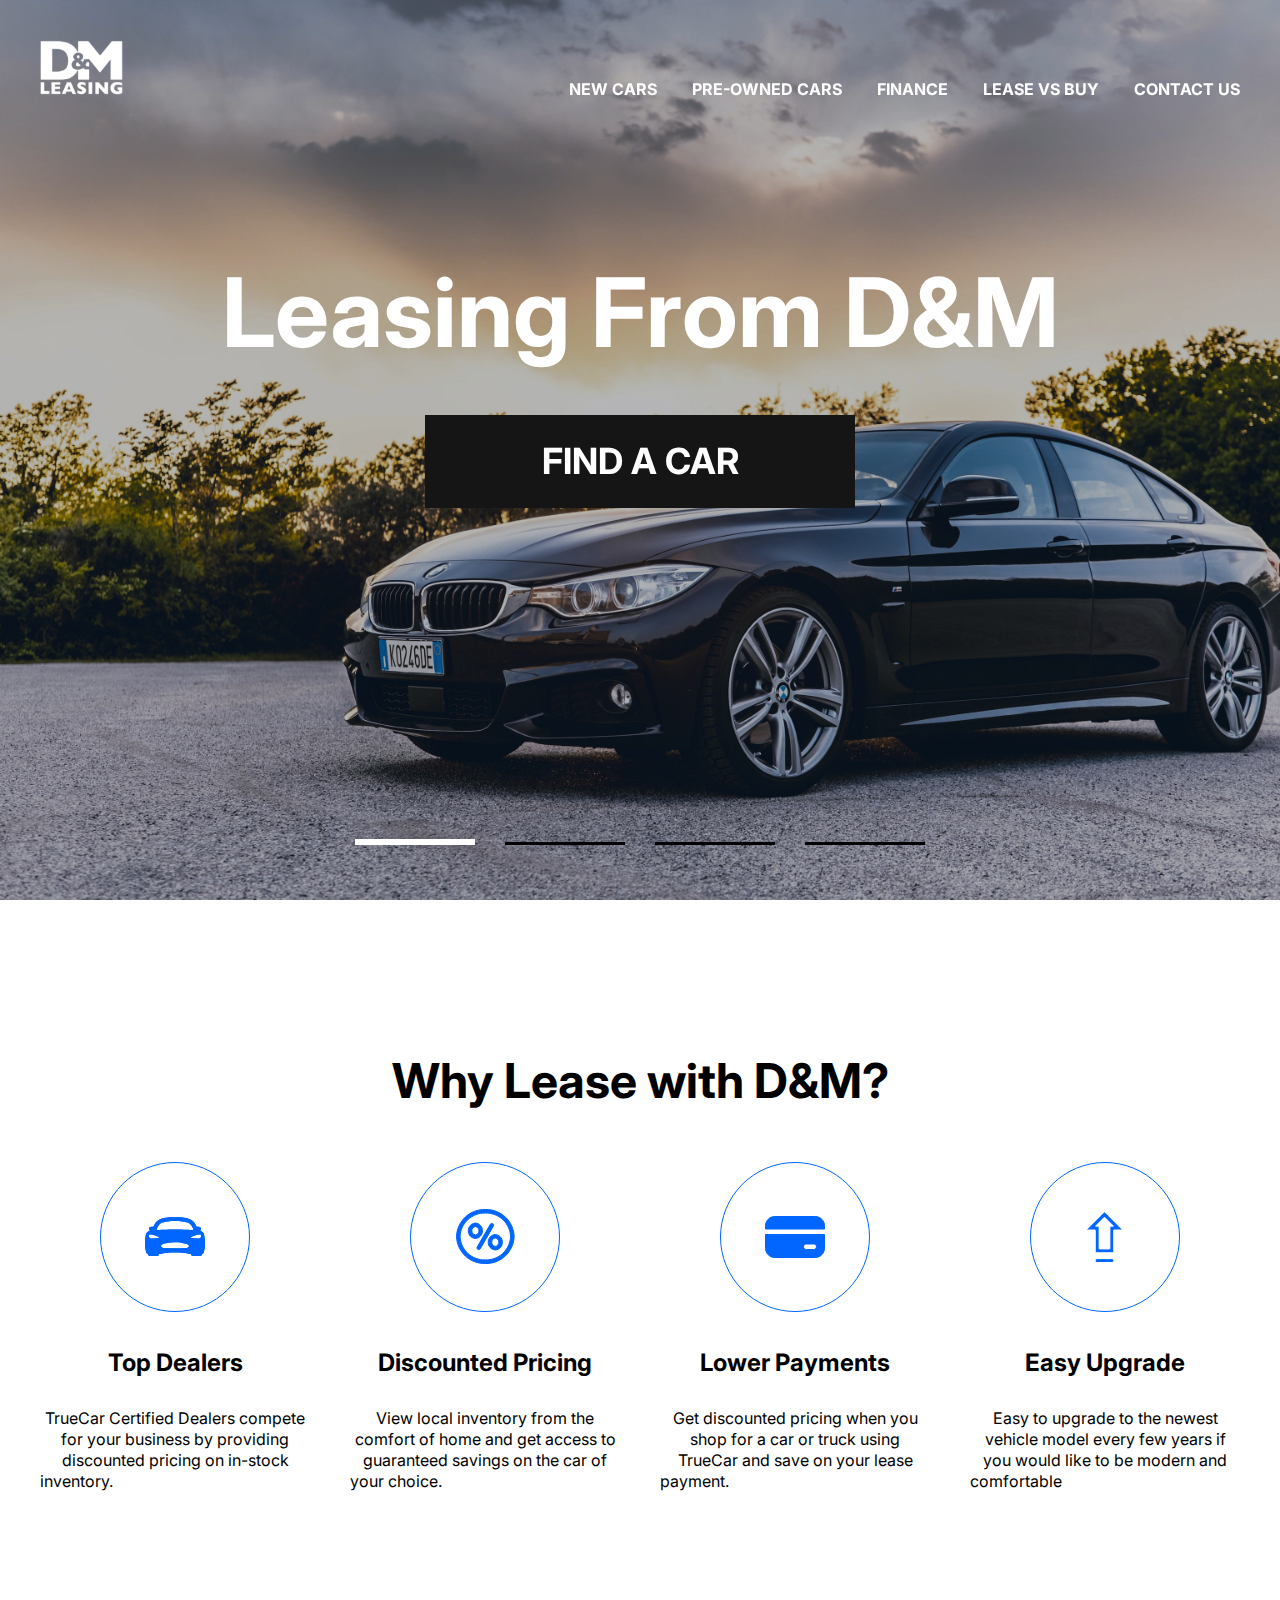
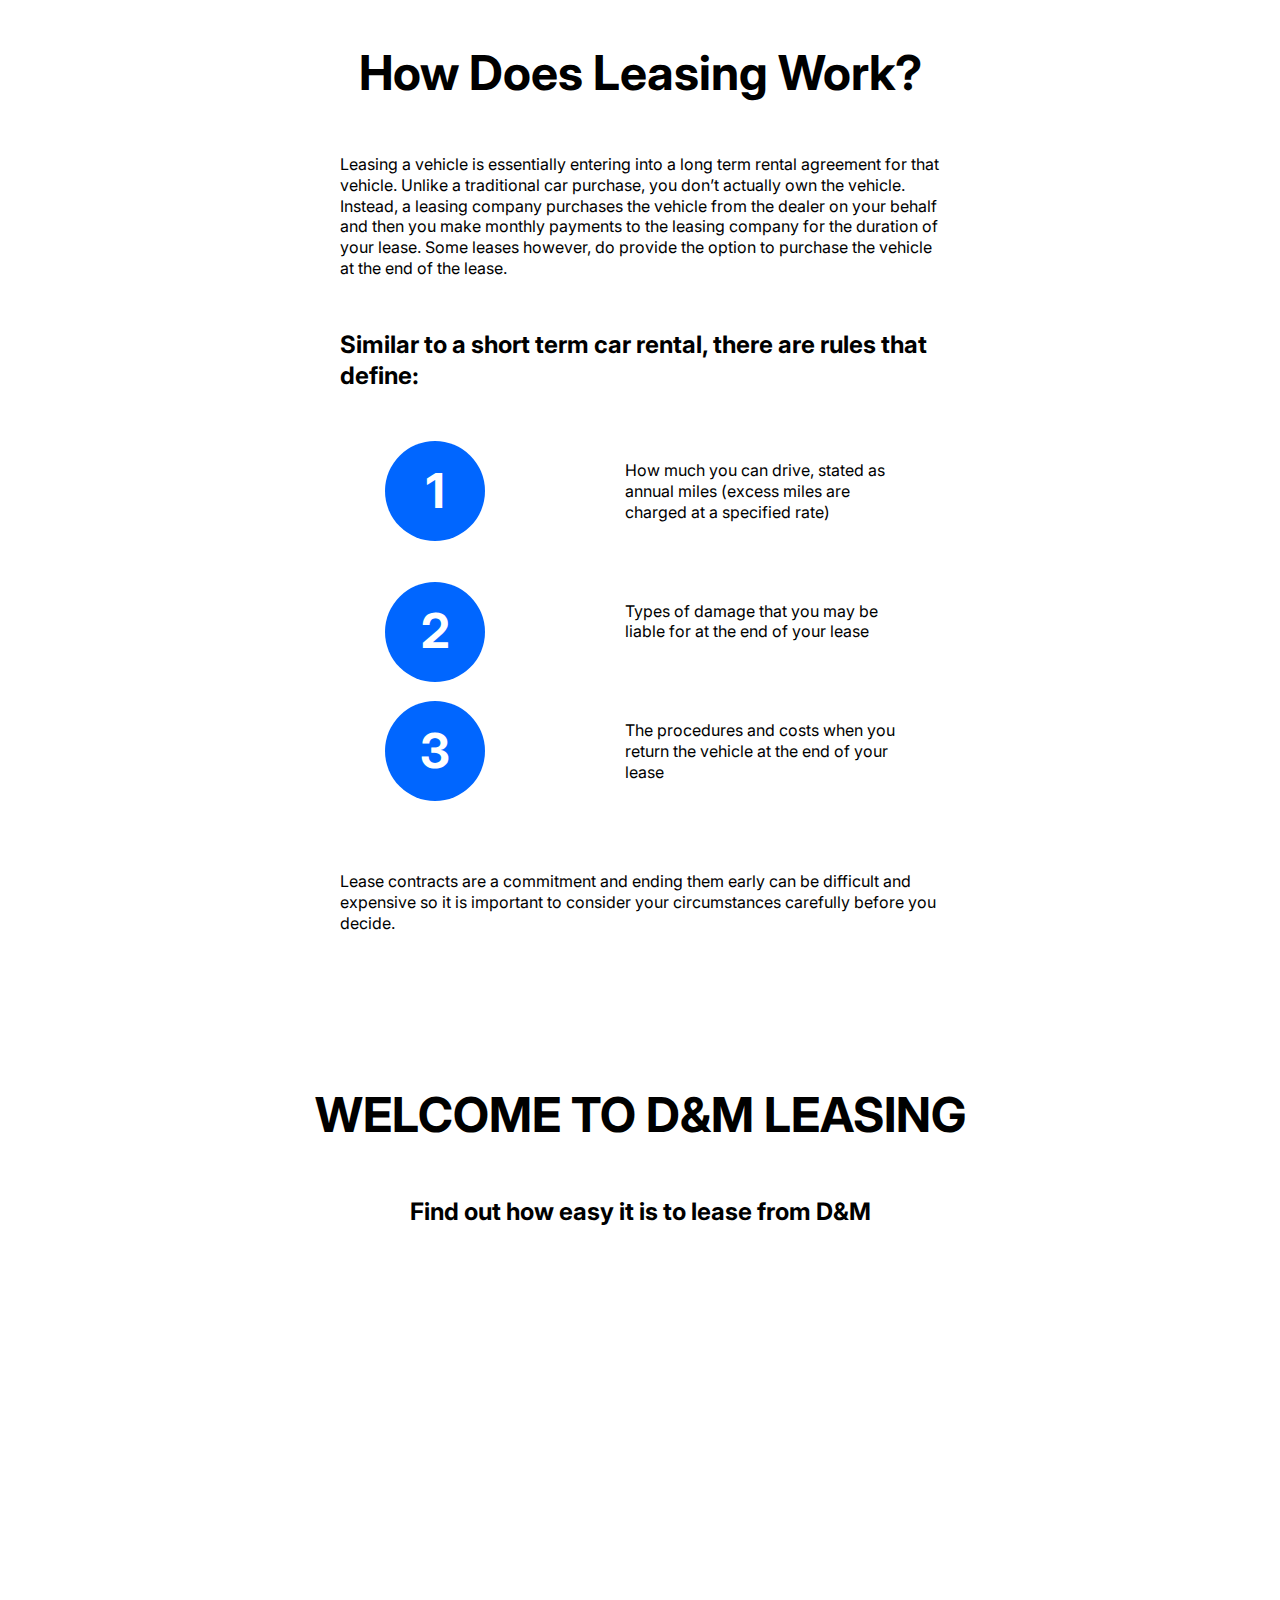
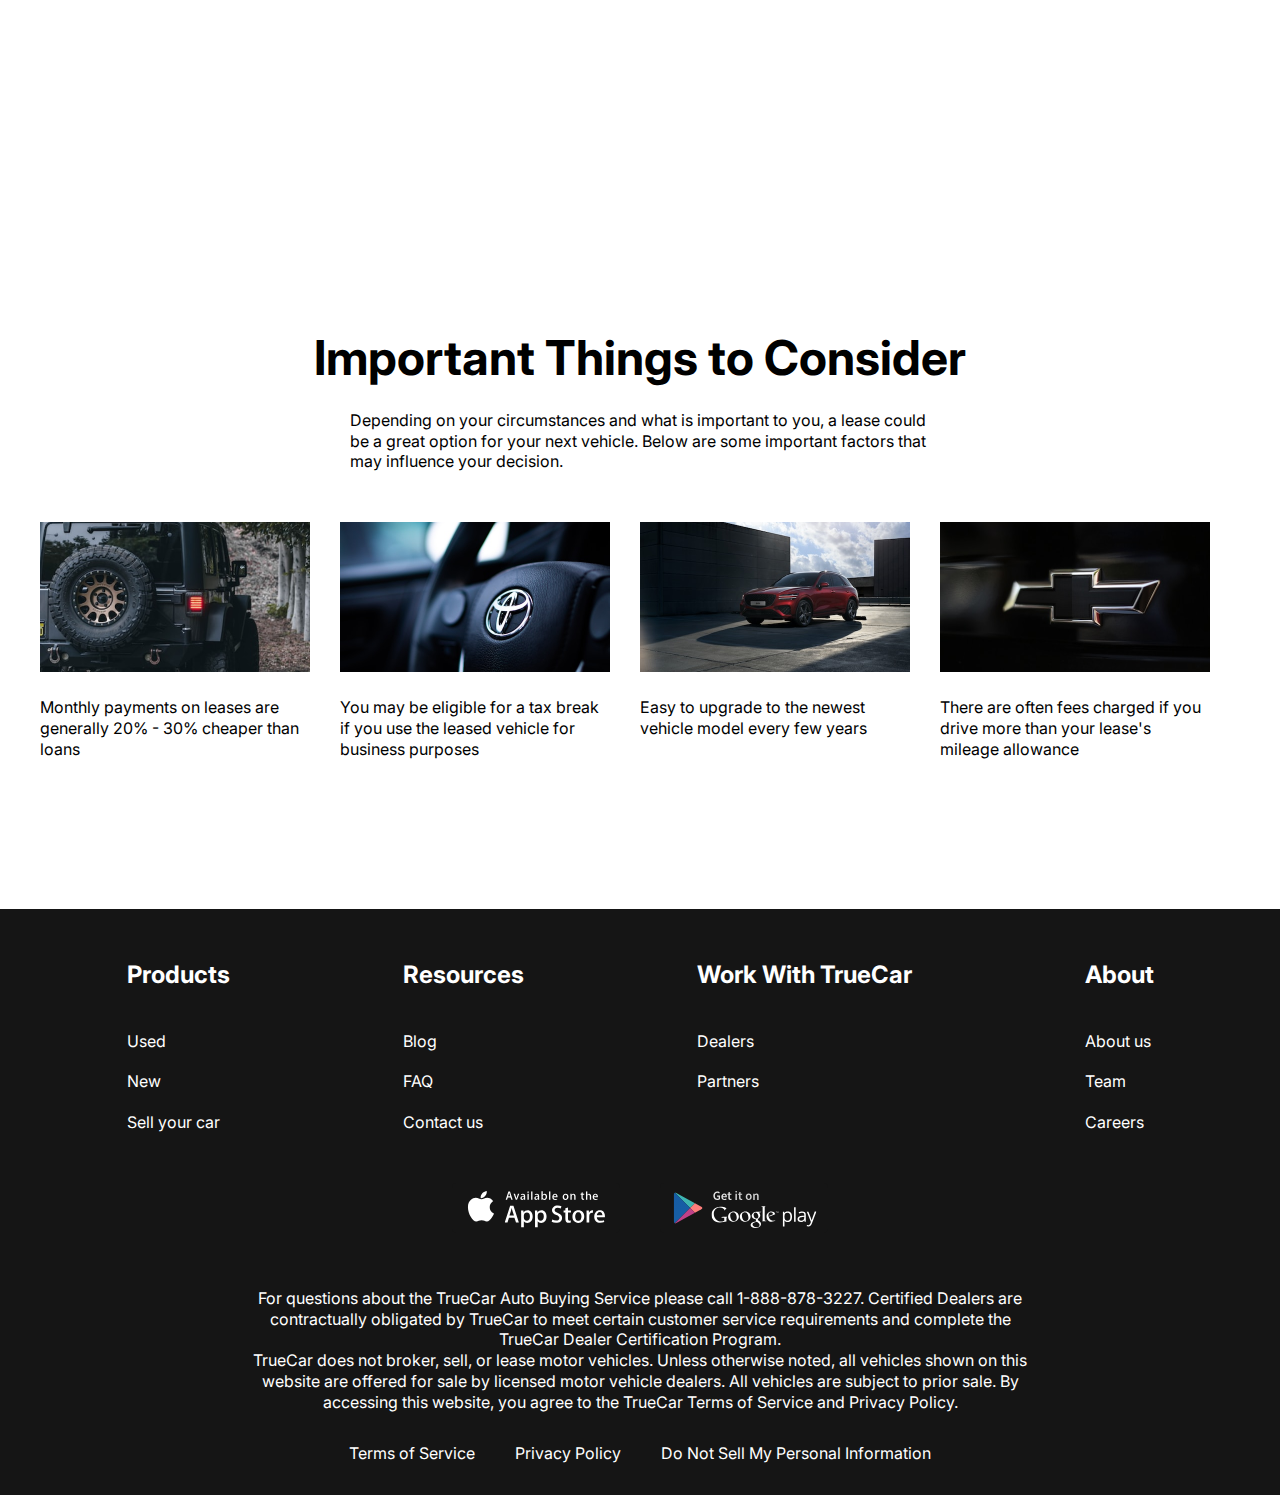
<file: index.html>
<!DOCTYPE html>
<html lang="en">

<head>
    <meta charset="UTF-8">
    <meta http-equiv="X-UA-Compatible" content="IE=edge">
    <meta name="viewport" content="width=device-width, initial-scale=1.0">
    <title>Document</title>
    <link rel="preconnect" href="https://fonts.googleapis.com">
    <link rel="preconnect" href="https://fonts.gstatic.com" crossorigin>
    <link
        href="https://fonts.googleapis.com/css2?family=Inter:wght@400;700&family=Roboto+Condensed:wght@300;400&display=swap"
        rel="stylesheet">
    <link rel="stylesheet" href="https://cdn.jsdelivr.net/npm/swiper@9/swiper-bundle.min.css" />
    <link rel="stylesheet" href="css/style.css">
</head>

<body>

    <div class="wrapper">
        <header class="header header-main">
            <div class="container">
                <div class="header__inner">
                    <a class="logo" href="index.html">
                        <img class="logo__img" src="img/logo.svg" alt="">
                    </a>
                    <nav class="menu">
                        <button class="menu__btn">
                            <span></span>
                            <span></span>
                            <span></span>
                        </button>
                        <ul class="menu__list">
                            <li class="menu__list-item">
                                <a class="menu__list-link" href="new-cars.html">NEW CARS</a>
                            </li>
                            <li class="menu__list-item">
                                <a class="menu__list-link" href="#">PRE-OWNED CARS</a>
                            </li>
                            <li class="menu__list-item">
                                <a class="menu__list-link" href="#">FINANCE</a>
                            </li>
                            <li class="menu__list-item">
                                <a class="menu__list-link" href="#">LEASE VS BUY</a>
                            </li>
                            <li class="menu__list-item">
                                <a class="menu__list-link" href="contacts.html">CONTACT US</a>
                            </li>
                        </ul>
                    </nav>

                </div>
            </div>
        </header>
        <main class="main">
            <section class="top">
                <div class="container">
                    <h1 class="title">Leasing From D&M</h1>
                    <a class="top__link" href="new-cars.html">FIND A CAR</a>
                </div>
            </section>
            <div class="slider">
                <div class="swiper">
                    <div class="swiper-wrapper">
                        <div class="swiper-slide" style="background-image: url(img/slide-1.jpg);"></div>
                        <div class="swiper-slide" style="background-image: url(img/slide-2.png);"></div>
                        <div class="swiper-slide" style="background-image: url(img/slide-1.jpg);"></div>
                        <div class="swiper-slide" style="background-image: url(img/slide-2.png);"></div>
                    </div>
                    <div class="swiper-pagination"></div>
                </div>
            </div>
            <section class="why-lease">
                <div class="container">
                    <h2 class="section-title">Why Lease with D&M?</h2>
                    <ul class="why-lease__list">
                        <li class="why-lease__item">
                            <img class="why-lease__item-img" src="img/why-lease-1.svg" alt="">
                            <h3 class="why-lease__item-title">Top Dealers</h3>
                            <p class="why-lease__item-text">TrueCar Certified Dealers compete for your business by
                                providing discounted pricing on in-stock inventory.</p>
                        </li>
                        <li class="why-lease__item">
                            <img class="why-lease__item-img" src="img/why-lease-2.svg" alt="">
                            <h3 class="why-lease__item-title">Discounted Pricing</h3>
                            <p class="why-lease__item-text">View local inventory from the comfort of home and get access
                                to guaranteed savings on the car of your choice.</p>
                        </li>
                        <li class="why-lease__item">
                            <img class="why-lease__item-img" src="img/why-lease-3.svg" alt="">
                            <h3 class="why-lease__item-title">Lower Payments</h3>
                            <p class="why-lease__item-text">Get discounted pricing when you shop for a car or truck
                                using TrueCar and save on your lease payment.</p>
                        </li>
                        <li class="why-lease__item">
                            <img class="why-lease__item-img" src="img/why-lease-4.svg" alt="">
                            <h3 class="why-lease__item-title">Easy Upgrade</h3>
                            <p class="why-lease__item-text">Easy to upgrade to the newest vehicle model every few years
                                if you would like to be modern and comfortable</p>
                        </li>
                    </ul>
                </div>
            </section>
            <section class="how-does">
                <div class="container">
                    <div class="how-does__inner">
                        <h2 class="section-title">
                            How Does Leasing Work?
                        </h2>
                        <p class="how-does__text">Leasing a vehicle is essentially entering into a long term rental
                            agreement for that vehicle. Unlike a traditional car purchase, you don’t actually own the
                            vehicle. Instead, a leasing company purchases the vehicle from the dealer on your behalf and
                            then you make monthly payments to the leasing company for the duration of your lease. Some
                            leases however, do provide the option to purchase the vehicle at the end of the lease.</p>
                        <h4 class="how-does__title">
                            Similar to a short term car rental, there are rules that define:
                        </h4>
                        <ol class="how-does__list">
                            <li class="how-does__li">How much you can drive, stated as annual miles (excess miles are
                                charged at a specified rate)</li>
                            <li class="how-does__li">Types of damage that you may be liable for at the end of your lease
                            </li>
                            <li class="how-does__li">The procedures and costs when you return the vehicle at the end of
                                your lease</li>
                        </ol>
                        <p class="how-does__text">Lease contracts are a commitment and ending them early can be
                            difficult and expensive so it is important to consider your circumstances carefully before
                            you decide.</p>
                    </div>
                </div>
            </section>
            <section class="video">
                <div class="ccontainer">
                    <h2 class="section-title video__title">WELCOME TO D&M LEASING</h2>
                    <div class="video-text">Find out how easy it is to lease from D&M</div>
                    <iframe class="video__content" width="1000" height="500"
                        src="https://www.youtube.com/embed/75BEnnKUoD0?controls=0" title="YouTube video player"
                        frameborder="0"
                        allow="accelerometer; autoplay; clipboard-write; encrypted-media; gyroscope; picture-in-picture; web-share"
                        allowfullscreen>
                    </iframe>
                </div>
            </section>
            <section class="important">
                <div class="container">
                    <h2 class="section-title important-title">Important Things to Consider</h2>
                    <p class="important__text">Depending on your circumstances and what is important to you, a lease
                        could be a great option for your next vehicle. Below are some important factors that may
                        influence your decision.</p>
                    <ul class="important__list">
                        <li class="important__item">
                            <img class="important__item-img" src="img/important-1.png" alt="">
                            <p class="important__item-text">Monthly payments on leases are generally 20% - 30% cheaper
                                than loans
                            </p>
                        </li>
                        <li class="important__item">
                            <img class="important__item-img" src="img/important-2.png" alt="">
                            <p class="important__item-text">You may be eligible for a tax break if you use the leased
                                vehicle for business purposes
                            </p>
                        </li>
                        <li class="important__item">
                            <img class="important__item-img" src="img/important-3.png" alt="">
                            <p class="important__item-text">Easy to upgrade to the newest vehicle model every few years
                            </p>
                        </li>
                        <li class="important__item">
                            <img class="important__item-img" src="img/important-4.png" alt="">
                            <p class="important__item-text">There are often fees charged if you drive more than your
                                lease's mileage allowance
                            </p>
                        </li>
                    </ul>
                </div>
            </section>
        </main>
        <footer class="footer">
            <div class="container">
                <nav class="footer__menu">
                    <ul class="footer__menu-list">
                        <li class="footer__menu-item">
                            <p class="footer__menu-title">Products</p>
                        </li>
                        <li class="footer__menu-item">
                            <a href="#" class="footer__menu-link">Used</a>
                        </li>
                        <li class="footer__menu-item">
                            <a href="#" class="footer__menu-link">New</a>
                        </li>
                        <li class="footer__menu-item">
                            <a href="#" class="footer__menu-link">Sell your car</a>
                        </li>
                    </ul>
                    <ul class="footer__menu-list">
                        <li class="footer__menu-item">
                            <p class="footer__menu-title">Resources</p>
                        </li>
                        <li class="footer__menu-item">
                            <a href="#" class="footer__menu-link">Blog</a>
                        </li>
                        <li class="footer__menu-item">
                            <a href="#" class="footer__menu-link">FAQ</a>
                        </li>
                        <li class="footer__menu-item">
                            <a href="#" class="footer__menu-link">Contact us</a>
                        </li>
                    </ul>
                    <ul class="footer__menu-list">
                        <li class="footer__menu-item">
                            <p class="footer__menu-title">Work With TrueCar</p>
                        </li>
                        <li class="footer__menu-item">
                            <a href="#" class="footer__menu-link">Dealers</a>
                        </li>
                        <li class="footer__menu-item">
                            <a href="#" class="footer__menu-link">Partners</a>
                        </li>
                    </ul>
                    <ul class="footer__menu-list">
                        <li class="footer__menu-item">
                            <p class="footer__menu-title">About</p>
                        </li>
                        <li class="footer__menu-item">
                            <a href="#" class="footer__menu-link">About us</a>
                        </li>
                        <li class="footer__menu-item">
                            <a href="#" class="footer__menu-link">Team</a>
                        </li>
                        <li class="footer__menu-item">
                            <a href="#" class="footer__menu-link">Careers</a>
                        </li>
                    </ul>
                </nav>
                <ul class="app">
                    <li class="app__item">
                        <a href="#" class="app__item-link">
                            <img class="app__item-img" src="img/app-store.svg" alt="">
                        </a>
                    <li class="app__item">
                        <a href="#" class="app__item-link">
                            <img class="app__item-img" src="img/google-play.svg" alt="">
                        </a>
                    </li>
                    </li>
                </ul>
                <div class="footer__copy">
                    <p class="footer__copy-text">For questions about the TrueCar Auto Buying Service please call
                        1-888-878-3227.
                        Certified Dealers are contractually obligated by TrueCar to meet certain customer service
                        requirements and complete the TrueCar Dealer Certification Program.
                    </p>
                    <p class="footer__copy-text">
                        TrueCar does not broker, sell, or lease motor vehicles. Unless otherwise noted, all vehicles
                        shown on this website are offered for sale by licensed motor vehicle dealers. All vehicles are
                        subject to prior sale. By accessing this website, you agree to the TrueCar Terms of Service and
                        Privacy Policy.
                    </p>
                </div>
                <nav class="copy__nav">
                    <ul class="copy__nav-list">
                        <li class="copy__nav-item">
                            <a href="#" class="copy__nav-link">Terms of Service</a>
                        </li>
                        <li class="copy__nav-item">
                            <a href="#" class="copy__nav-link">Privacy Policy</a>
                        </li>
                        <li class="copy__nav-item">
                            <a href="#" class="copy__nav-link">Do Not Sell My Personal Information</a>
                        </li>
                    </ul>
                </nav>
            </div>
        </footer>
    </div>


    <script src="https://cdn.jsdelivr.net/npm/swiper@9/swiper-bundle.min.js"></script>
    <script src="js/main.js"></script>
</body>


</html>
</file>
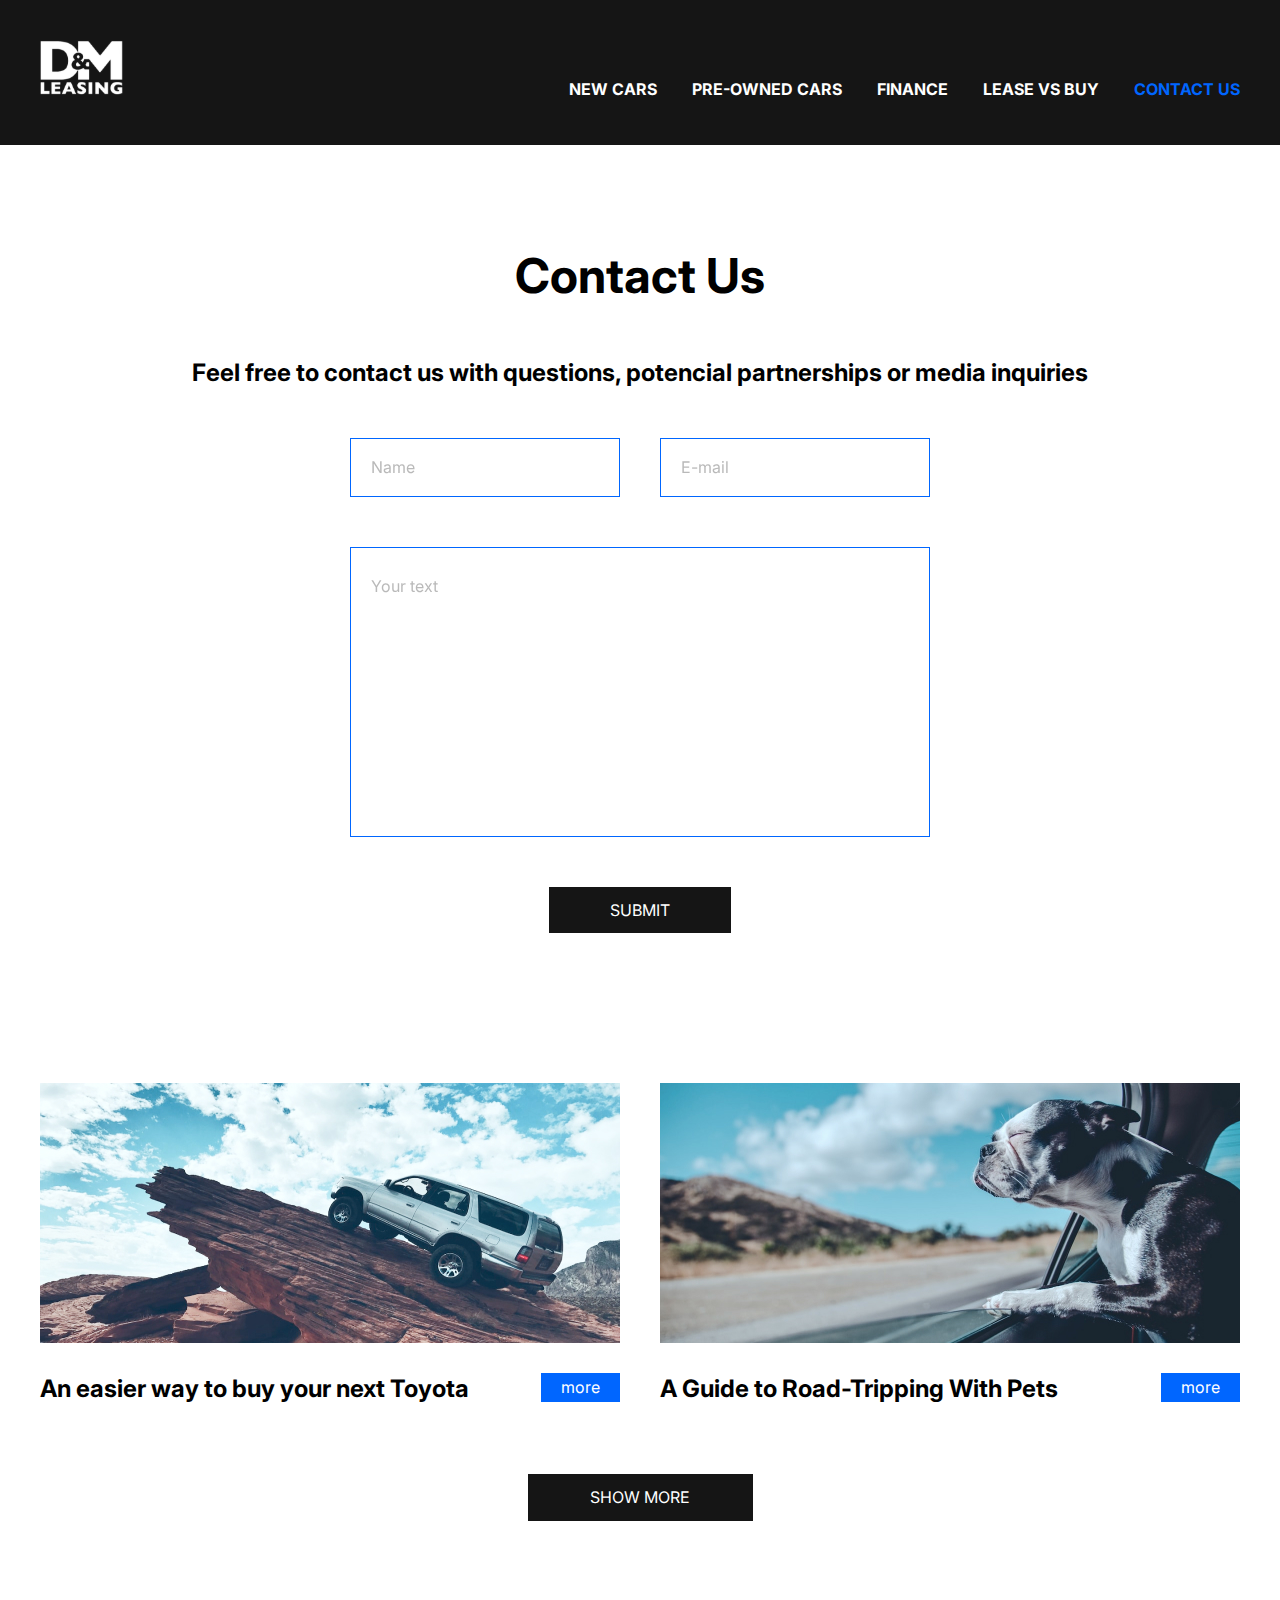
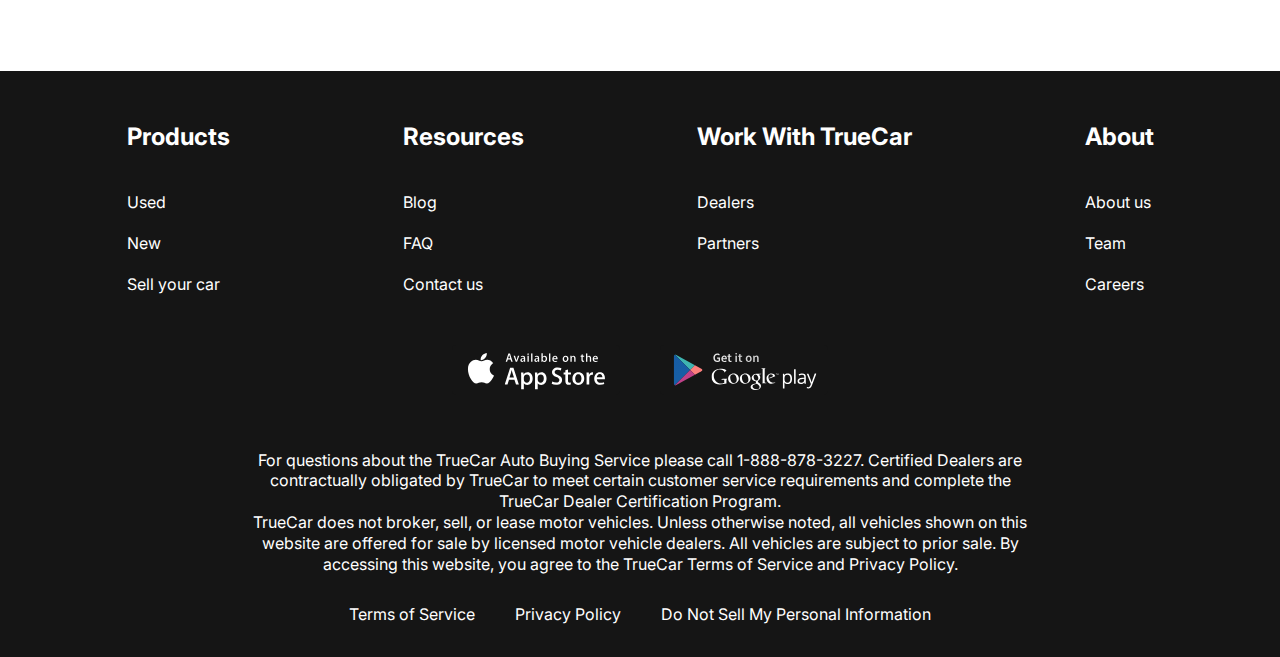
<file: contacts.html>
<!DOCTYPE html>
<html lang="en">

<head>
    <meta charset="UTF-8">
    <meta http-equiv="X-UA-Compatible" content="IE=edge">
    <meta name="viewport" content="width=device-width, initial-scale=1.0">
    <title>Document</title>
    <link rel="preconnect" href="https://fonts.googleapis.com">
    <link rel="preconnect" href="https://fonts.gstatic.com" crossorigin>
    <link
        href="https://fonts.googleapis.com/css2?family=Inter:wght@400;700&family=Roboto+Condensed:wght@300;400&display=swap"
        rel="stylesheet">
    <link rel="stylesheet" href="css/style.css">
</head>

<body>

    <div class="wrapper">
        <header class="header">
            <div class="container">
                <div class="header__inner">
                    <a class="logo" href="index.html">
                        <img class="logo__img" src="img/logo.svg" alt="">
                    </a>
                    <nav class="menu">
                        <button class="menu__btn">
                            <span></span>
                            <span></span>
                            <span></span>
                        </button>
                        <ul class="menu__list">
                            <li class="menu__list-item">
                                <a class="menu__list-link" href="new-cars.html">NEW CARS</a>
                            </li>
                            <li class="menu__list-item">
                                <a class="menu__list-link" href="#">PRE-OWNED CARS</a>
                            </li>
                            <li class="menu__list-item">
                                <a class="menu__list-link" href="#">FINANCE</a>
                            </li>
                            <li class="menu__list-item">
                                <a class="menu__list-link" href="#">LEASE VS BUY</a>
                            </li>
                            <li class="menu__list-item">
                                <a class="menu__list-link menu__list-link--active" href="#">CONTACT US</a>
                            </li>
                        </ul>
                    </nav>

                </div>
            </div>
        </header>
        <main class="main">
            <section class="contacts">
                <div class="container">
                    <h2 class="section-title contancts__title">
                        Contact Us
                    </h2>
                    <p class="contacts__text">
                        Feel free to contact us with questions, potencial partnerships or media inquiries
                    </p>
                    <form class="form" action="#">
                        <input class="form__input" type="text" placeholder="Name">
                        <input class="form__input" type="email" placeholder="E-mail">
                        <textarea class="form__textarea" placeholder="Your text"></textarea>
                        <button class="form__btn" type="submit">SUBMIT</button>
                    </form>
                </div>
            </section>
            <section class="blog">
                <div class="container">
                    <div class="blog__items">
                        <div class="blog__item">
                            <img class="blog__item-img" src="img/blog-1.jpg" alt="">
                            <h4 class="blog__item-title">An easier way to buy your next Toyota</h4>
                            <a href="" class="blog__item-link">more</a>
                        </div>
                        <div class="blog__item">
                            <img class="blog__item-img" src="img/blog-2.jpg" alt="">
                            <h4 class="blog__item-title">A Guide to Road-Tripping With Pets</h4>
                            <a href="" class="blog__item-link">more</a>
                        </div>
                    </div>
                    <a class="showmore__link" href="#">SHOW MORE</a>
                </div>
            </section>
        </main>
        <footer class="footer">
            <div class="container">
                <nav class="footer__menu">
                    <ul class="footer__menu-list">
                        <li class="footer__menu-item">
                            <p class="footer__menu-title">Products</p>
                        </li>
                        <li class="footer__menu-item">
                            <a href="#" class="footer__menu-link">Used</a>
                        </li>
                        <li class="footer__menu-item">
                            <a href="#" class="footer__menu-link">New</a>
                        </li>
                        <li class="footer__menu-item">
                            <a href="#" class="footer__menu-link">Sell your car</a>
                        </li>
                    </ul>
                    <ul class="footer__menu-list">
                        <li class="footer__menu-item">
                            <p class="footer__menu-title">Resources</p>
                        </li>
                        <li class="footer__menu-item">
                            <a href="#" class="footer__menu-link">Blog</a>
                        </li>
                        <li class="footer__menu-item">
                            <a href="#" class="footer__menu-link">FAQ</a>
                        </li>
                        <li class="footer__menu-item">
                            <a href="#" class="footer__menu-link">Contact us</a>
                        </li>
                    </ul>
                    <ul class="footer__menu-list">
                        <li class="footer__menu-item">
                            <p class="footer__menu-title">Work With TrueCar</p>
                        </li>
                        <li class="footer__menu-item">
                            <a href="#" class="footer__menu-link">Dealers</a>
                        </li>
                        <li class="footer__menu-item">
                            <a href="#" class="footer__menu-link">Partners</a>
                        </li>
                    </ul>
                    <ul class="footer__menu-list">
                        <li class="footer__menu-item">
                            <p class="footer__menu-title">About</p>
                        </li>
                        <li class="footer__menu-item">
                            <a href="#" class="footer__menu-link">About us</a>
                        </li>
                        <li class="footer__menu-item">
                            <a href="#" class="footer__menu-link">Team</a>
                        </li>
                        <li class="footer__menu-item">
                            <a href="#" class="footer__menu-link">Careers</a>
                        </li>
                    </ul>
                </nav>
                <ul class="app">
                    <li class="app__item">
                        <a href="#" class="app__item-link">
                            <img class="app__item-img" src="img/app-store.svg" alt="">
                        </a>
                    <li class="app__item">
                        <a href="#" class="app__item-link">
                            <img class="app__item-img" src="img/google-play.svg" alt="">
                        </a>
                    </li>
                    </li>
                </ul>
                <div class="footer__copy">
                    <p class="footer__copy-text">For questions about the TrueCar Auto Buying Service please call
                        1-888-878-3227.
                        Certified Dealers are contractually obligated by TrueCar to meet certain customer service
                        requirements and complete the TrueCar Dealer Certification Program.
                    </p>
                    <p class="footer__copy-text">
                        TrueCar does not broker, sell, or lease motor vehicles. Unless otherwise noted, all vehicles
                        shown on this website are offered for sale by licensed motor vehicle dealers. All vehicles are
                        subject to prior sale. By accessing this website, you agree to the TrueCar Terms of Service and
                        Privacy Policy.
                    </p>
                </div>
                <nav class="copy__nav">
                    <ul class="copy__nav-list">
                        <li class="copy__nav-item">
                            <a href="#" class="copy__nav-link">Terms of Service</a>
                        </li>
                        <li class="copy__nav-item">
                            <a href="#" class="copy__nav-link">Privacy Policy</a>
                        </li>
                        <li class="copy__nav-item">
                            <a href="#" class="copy__nav-link">Do Not Sell My Personal Information</a>
                        </li>
                    </ul>
                </nav>
            </div>
        </footer>
    </div>


    <script src="js/main.js"></script>
</body>

</html>
</file>
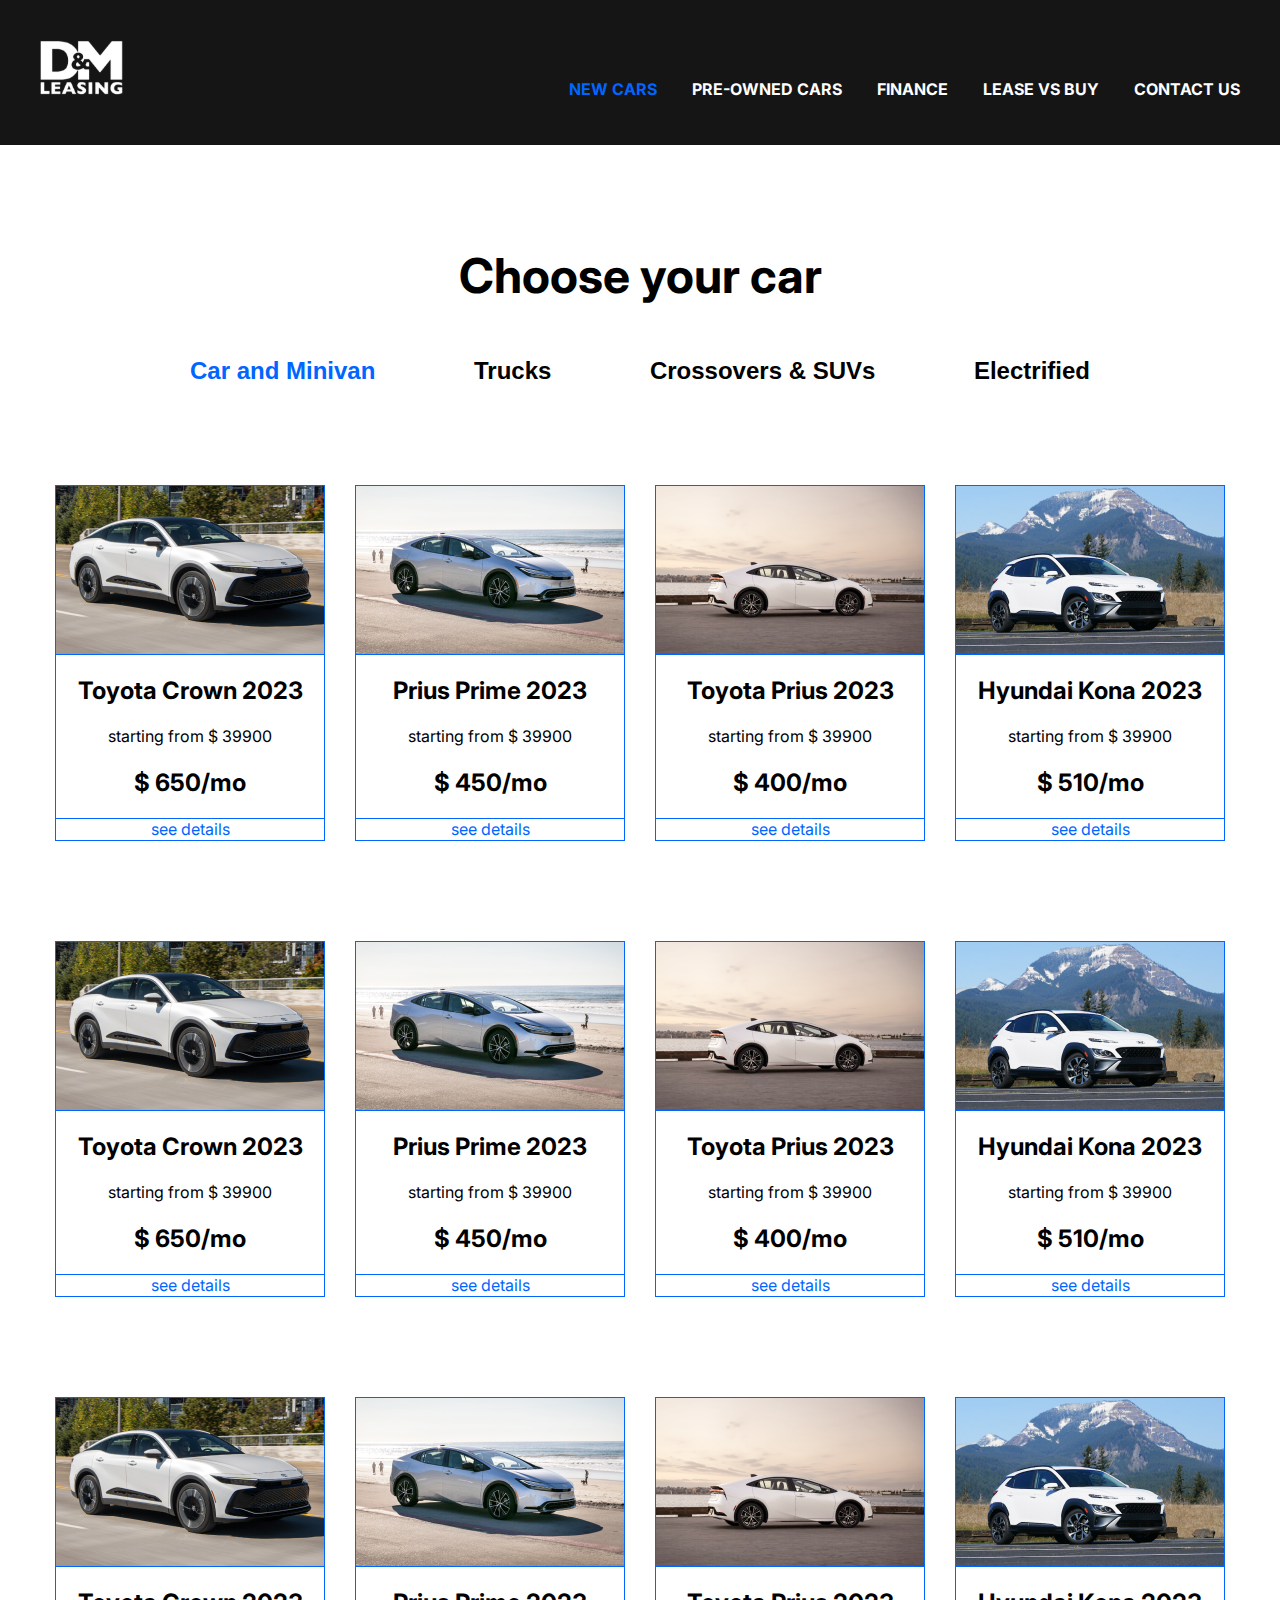
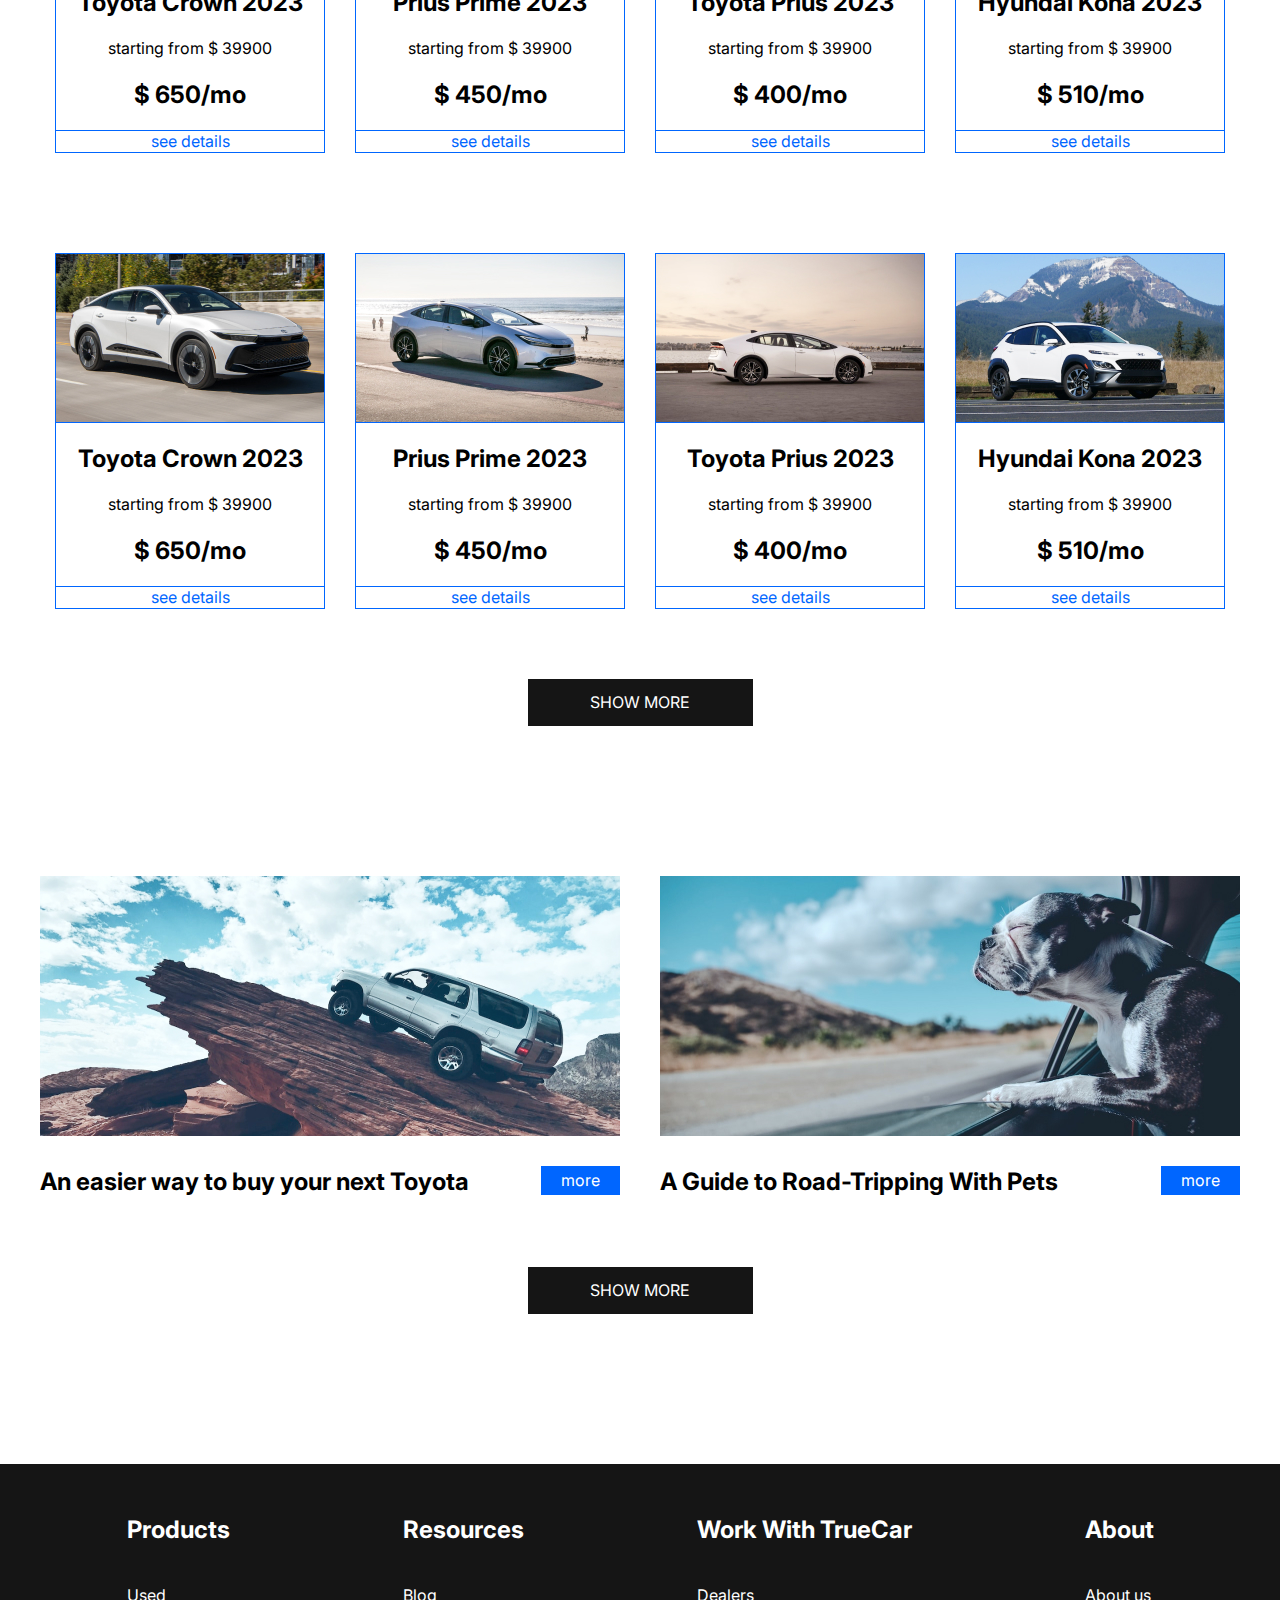
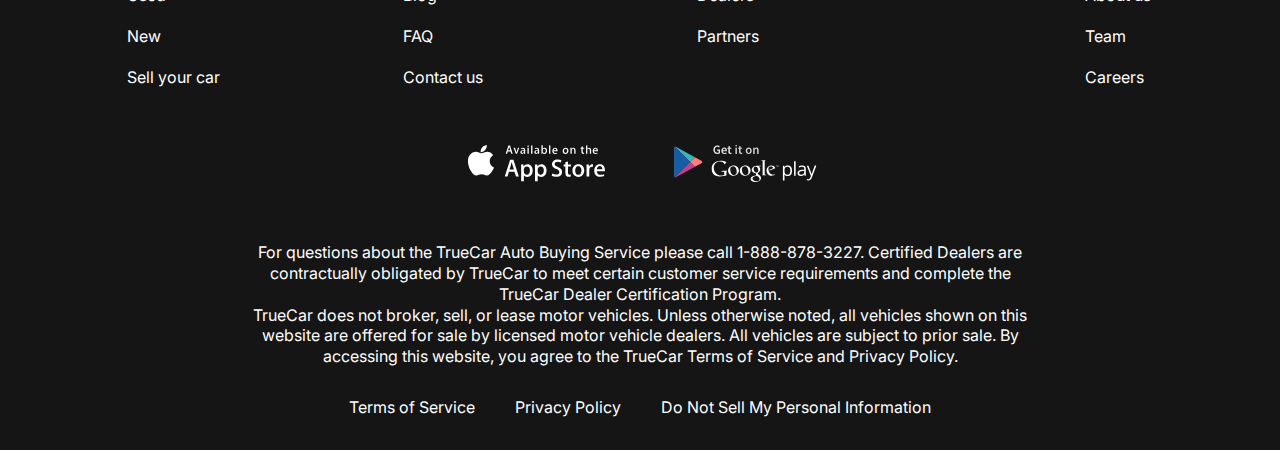
<file: new-cars.html>
<!DOCTYPE html>
<html lang="en">

<head>
    <meta charset="UTF-8">
    <meta http-equiv="X-UA-Compatible" content="IE=edge">
    <meta name="viewport" content="width=device-width, initial-scale=1.0">
    <title>Document</title>
    <link rel="preconnect" href="https://fonts.googleapis.com">
    <link rel="preconnect" href="https://fonts.gstatic.com" crossorigin>
    <link
        href="https://fonts.googleapis.com/css2?family=Inter:wght@400;700&family=Roboto+Condensed:wght@300;400&display=swap"
        rel="stylesheet">
    <link rel="stylesheet" href="css/style.css">
</head>

<body>

    <div class="wrapper">
        <header class="header">
            <div class="container">
                <div class="header__inner">
                    <a class="logo" href="index.html">
                        <img class="logo__img" src="img/logo.svg" alt="">
                    </a>
                    <nav class="menu">
                        <button class="menu__btn">
                            <span></span>
                            <span></span>
                            <span></span>
                        </button>
                        <ul class="menu__list">
                            <li class="menu__list-item">
                                <a class="menu__list-link menu__list-link--active" href="#">NEW CARS</a>
                            </li>
                            <li class="menu__list-item">
                                <a class="menu__list-link" href="#">PRE-OWNED CARS</a>
                            </li>
                            <li class="menu__list-item">
                                <a class="menu__list-link" href="#">FINANCE</a>
                            </li>
                            <li class="menu__list-item">
                                <a class="menu__list-link" href="#">LEASE VS BUY</a>
                            </li>
                            <li class="menu__list-item">
                                <a class="menu__list-link" href="contacts.html">CONTACT US</a>
                            </li>
                        </ul>
                    </nav>

                </div>
            </div>
        </header>
        <main class="main">

            <section class="choose">
                <div class="container">
                    <h2 class="section-title">Choose your car</h2>
                    <div class="tabs">
                        <div class="tabs__btn">
                            <button class="tabs__btn-item tabs__btn-item--active" data-button="content-1">Car and Minivan</button>
                            <button class="tabs__btn-item" data-button="content-2">Trucks</button>
                            <button class="tabs__btn-item" data-button="content-3">Crossovers & SUVs</button>
                            <button class="tabs__btn-item" data-button="content-4">Electrified</button>
                        </div>
                        <div class="tabs__content">
                            <div class="tabs__content-item tabs__content-item--active" id="content-1">
                                <div class="car-card">
                                    <img class="card__img" src="img/card-img-1.jpg" alt="">
                                    <div class="card__content">
                                    <h4 class="card__title">Toyota Crown 2023</h4>
                                    <p class="card__text">starting from $ 39900</p>
                                    <p class="card__price">$ 650/mo</p>
                                    </div>
                                    <a href="" class="card__link">see details</a>
                                </div>
                                <div class="car-card">
                                    <img class="card__img" src="img/card-img-2.jpg" alt="">
                                    <div class="card__content">
                                    <h4 class="card__title">Prius Prime 2023</h4>
                                    <p class="card__text">starting from $ 39900</p>
                                    <p class="card__price"> $ 450/mo</p>
                                    </div>
                                    <a href="" class="card__link">see details</a>
                                </div>
                                <div class="car-card">
                                    <img class="card__img" src="img/card-img-3.jpg" alt="">
                                    <div class="card__content">
                                    <h4 class="card__title">Toyota Prius 2023</h4>
                                    <p class="card__text">starting from $ 39900</p>
                                    <p class="card__price">$ 400/mo</p>
                                    </div>
                                    <a href="" class="card__link">see details</a>
                                </div>
                                <div class="car-card">
                                    <img class="card__img" src="img/card-img-4.jpg" alt="">
                                    <div class="card__content">
                                    <h4 class="card__title">Hyundai Kona 2023</h4>
                                    <p class="card__text">starting from $ 39900</p>
                                    <p class="card__price">$ 510/mo</p>
                                    </div>
                                    <a href="" class="card__link">see details</a>
                                </div>
                                <div class="car-card">
                                    <img class="card__img" src="img/card-img-1.jpg" alt="">
                                    <div class="card__content">
                                    <h4 class="card__title">Toyota Crown 2023</h4>
                                    <p class="card__text">starting from $ 39900</p>
                                    <p class="card__price">$ 650/mo</p>
                                    </div>
                                    <a href="" class="card__link">see details</a>
                                </div>
                                <div class="car-card">
                                    <img class="card__img" src="img/card-img-2.jpg" alt="">
                                    <div class="card__content">
                                    <h4 class="card__title">Prius Prime 2023</h4>
                                    <p class="card__text">starting from $ 39900</p>
                                    <p class="card__price"> $ 450/mo</p>
                                    </div>
                                    <a href="" class="card__link">see details</a>
                                </div>
                                <div class="car-card">
                                    <img class="card__img" src="img/card-img-3.jpg" alt="">
                                    <div class="card__content">
                                    <h4 class="card__title">Toyota Prius 2023</h4>
                                    <p class="card__text">starting from $ 39900</p>
                                    <p class="card__price">$ 400/mo</p>
                                    </div>
                                    <a href="" class="card__link">see details</a>
                                </div>
                                <div class="car-card">
                                    <img class="card__img" src="img/card-img-4.jpg" alt="">
                                    <div class="card__content">
                                    <h4 class="card__title">Hyundai Kona 2023</h4>
                                    <p class="card__text">starting from $ 39900</p>
                                    <p class="card__price">$ 510/mo</p>
                                    </div>
                                    <a href="" class="card__link">see details</a>
                                </div>
                                <div class="car-card">
                                    <img class="card__img" src="img/card-img-1.jpg" alt="">
                                    <div class="card__content">
                                    <h4 class="card__title">Toyota Crown 2023</h4>
                                    <p class="card__text">starting from $ 39900</p>
                                    <p class="card__price">$ 650/mo</p>
                                    </div>
                                    <a href="" class="card__link">see details</a>
                                </div>
                                <div class="car-card">
                                    <img class="card__img" src="img/card-img-2.jpg" alt="">
                                    <div class="card__content">
                                    <h4 class="card__title">Prius Prime 2023</h4>
                                    <p class="card__text">starting from $ 39900</p>
                                    <p class="card__price"> $ 450/mo</p>
                                    </div>
                                    <a href="" class="card__link">see details</a>
                                </div>
                                <div class="car-card">
                                    <img class="card__img" src="img/card-img-3.jpg" alt="">
                                    <div class="card__content">
                                    <h4 class="card__title">Toyota Prius 2023</h4>
                                    <p class="card__text">starting from $ 39900</p>
                                    <p class="card__price">$ 400/mo</p>
                                    </div>
                                    <a href="" class="card__link">see details</a>
                                </div>
                                <div class="car-card">
                                    <img class="card__img" src="img/card-img-4.jpg" alt="">
                                    <div class="card__content">
                                    <h4 class="card__title">Hyundai Kona 2023</h4>
                                    <p class="card__text">starting from $ 39900</p>
                                    <p class="card__price">$ 510/mo</p>
                                    </div>
                                    <a href="" class="card__link">see details</a>
                                </div>
                                <div class="car-card">
                                    <img class="card__img" src="img/card-img-1.jpg" alt="">
                                    <div class="card__content">
                                    <h4 class="card__title">Toyota Crown 2023</h4>
                                    <p class="card__text">starting from $ 39900</p>
                                    <p class="card__price">$ 650/mo</p>
                                    </div>
                                    <a href="" class="card__link">see details</a>
                                </div>
                                <div class="car-card">
                                    <img class="card__img" src="img/card-img-2.jpg" alt="">
                                    <div class="card__content">
                                    <h4 class="card__title">Prius Prime 2023</h4>
                                    <p class="card__text">starting from $ 39900</p>
                                    <p class="card__price"> $ 450/mo</p>
                                    </div>
                                    <a href="" class="card__link">see details</a>
                                </div>
                                <div class="car-card">
                                    <img class="card__img" src="img/card-img-3.jpg" alt="">
                                    <div class="card__content">
                                    <h4 class="card__title">Toyota Prius 2023</h4>
                                    <p class="card__text">starting from $ 39900</p>
                                    <p class="card__price">$ 400/mo</p>
                                    </div>
                                    <a href="" class="card__link">see details</a>
                                </div>
                                <div class="car-card">
                                    <img class="card__img" src="img/card-img-4.jpg" alt="">
                                    <div class="card__content">
                                    <h4 class="card__title">Hyundai Kona 2023</h4>
                                    <p class="card__text">starting from $ 39900</p>
                                    <p class="card__price">$ 510/mo</p>
                                    </div>
                                    <a href="" class="card__link">see details</a>
                                </div>
                            </div>
                            <div class="tabs__content-item" id="content-2">
                                <div class="car-card">
                                    <img class="card__img" src="img/card-img-1.jpg" alt="">
                                    <div class="card__content">
                                    <h4 class="card__title">Toyota Crown 2023</h4>
                                    <p class="card__text">starting from $ 39900</p>
                                    <p class="card__price">$ 650/mo</p>
                                    </div>
                                    <a href="" class="card__link">see details</a>
                                </div>
                                <div class="car-card">
                                    <img class="card__img" src="img/card-img-2.jpg" alt="">
                                    <div class="card__content">
                                    <h4 class="card__title">Prius Prime 2023</h4>
                                    <p class="card__text">starting from $ 39900</p>
                                    <p class="card__price"> $ 450/mo</p>
                                    </div>
                                    <a href="" class="card__link">see details</a>
                                </div>
                                <div class="car-card">
                                    <img class="card__img" src="img/card-img-3.jpg" alt="">
                                    <div class="card__content">
                                    <h4 class="card__title">Toyota Prius 2023</h4>
                                    <p class="card__text">starting from $ 39900</p>
                                    <p class="card__price">$ 400/mo</p>
                                    </div>
                                    <a href="" class="card__link">see details</a>
                                </div>
                                <div class="car-card">
                                    <img class="card__img" src="img/card-img-4.jpg" alt="">
                                    <div class="card__content">
                                    <h4 class="card__title">Hyundai Kona 2023</h4>
                                    <p class="card__text">starting from $ 39900</p>
                                    <p class="card__price">$ 510/mo</p>
                                    </div>
                                    <a href="" class="card__link">see details</a>
                                </div>
                                <div class="car-card">
                                    <img class="card__img" src="img/card-img-1.jpg" alt="">
                                    <div class="card__content">
                                    <h4 class="card__title">Toyota Crown 2023</h4>
                                    <p class="card__text">starting from $ 39900</p>
                                    <p class="card__price">$ 650/mo</p>
                                    </div>
                                    <a href="" class="card__link">see details</a>
                                </div>
                                <div class="car-card">
                                    <img class="card__img" src="img/card-img-2.jpg" alt="">
                                    <div class="card__content">
                                    <h4 class="card__title">Prius Prime 2023</h4>
                                    <p class="card__text">starting from $ 39900</p>
                                    <p class="card__price"> $ 450/mo</p>
                                    </div>
                                    <a href="" class="card__link">see details</a>
                                </div>
                                <div class="car-card">
                                    <img class="card__img" src="img/card-img-3.jpg" alt="">
                                    <div class="card__content">
                                    <h4 class="card__title">Toyota Prius 2023</h4>
                                    <p class="card__text">starting from $ 39900</p>
                                    <p class="card__price">$ 400/mo</p>
                                    </div>
                                    <a href="" class="card__link">see details</a>
                                </div>
                                <div class="car-card">
                                    <img class="card__img" src="img/card-img-4.jpg" alt="">
                                    <div class="card__content">
                                    <h4 class="card__title">Hyundai Kona 2023</h4>
                                    <p class="card__text">starting from $ 39900</p>
                                    <p class="card__price">$ 510/mo</p>
                                    </div>
                                    <a href="" class="card__link">see details</a>
                                </div>
                            </div>
                            <div class="tabs__content-item" id="content-3">
                                <div class="car-card">
                                    <img class="card__img" src="img/card-img-1.jpg" alt="">
                                    <div class="card__content">
                                    <h4 class="card__title">Toyota Crown 2023</h4>
                                    <p class="card__text">starting from $ 39900</p>
                                    <p class="card__price">$ 650/mo</p>
                                    </div>
                                    <a href="" class="card__link">see details</a>
                                </div>
                                <div class="car-card">
                                    <img class="card__img" src="img/card-img-2.jpg" alt="">
                                    <div class="card__content">
                                    <h4 class="card__title">Prius Prime 2023</h4>
                                    <p class="card__text">starting from $ 39900</p>
                                    <p class="card__price"> $ 450/mo</p>
                                    </div>
                                    <a href="" class="card__link">see details</a>
                                </div>
                                <div class="car-card">
                                    <img class="card__img" src="img/card-img-3.jpg" alt="">
                                    <div class="card__content">
                                    <h4 class="card__title">Toyota Prius 2023</h4>
                                    <p class="card__text">starting from $ 39900</p>
                                    <p class="card__price">$ 400/mo</p>
                                    </div>
                                    <a href="" class="card__link">see details</a>
                                </div>
                                <div class="car-card">
                                    <img class="card__img" src="img/card-img-4.jpg" alt="">
                                    <div class="card__content">
                                    <h4 class="card__title">Hyundai Kona 2023</h4>
                                    <p class="card__text">starting from $ 39900</p>
                                    <p class="card__price">$ 510/mo</p>
                                    </div>
                                    <a href="" class="card__link">see details</a>
                                </div>
                            </div>
                            <div class="tabs__content-item" id="content-4">
                                <div class="car-card">
                                    <img class="card__img" src="img/card-img-1.jpg" alt="">
                                    <div class="card__content">
                                    <h4 class="card__title">Toyota Crown 2023</h4>
                                    <p class="card__text">starting from $ 39900</p>
                                    <p class="card__price">$ 650/mo</p>
                                    </div>
                                    <a href="" class="card__link">see details</a>
                                </div>
                                <div class="car-card">
                                    <img class="card__img" src="img/card-img-2.jpg" alt="">
                                    <div class="card__content">
                                    <h4 class="card__title">Prius Prime 2023</h4>
                                    <p class="card__text">starting from $ 39900</p>
                                    <p class="card__price"> $ 450/mo</p>
                                    </div>
                                    <a href="" class="card__link">see details</a>
                                </div>
                                <div class="car-card">
                                    <img class="card__img" src="img/card-img-3.jpg" alt="">
                                    <div class="card__content">
                                    <h4 class="card__title">Toyota Prius 2023</h4>
                                    <p class="card__text">starting from $ 39900</p>
                                    <p class="card__price">$ 400/mo</p>
                                    </div>
                                    <a href="" class="card__link">see details</a>
                                </div>
                                <div class="car-card">
                                    <img class="card__img" src="img/card-img-4.jpg" alt="">
                                    <div class="card__content">
                                    <h4 class="card__title">Hyundai Kona 2023</h4>
                                    <p class="card__text">starting from $ 39900</p>
                                    <p class="card__price">$ 510/mo</p>
                                    </div>
                                    <a href="" class="card__link">see details</a>
                                </div>
                                <div class="car-card">
                                    <img class="card__img" src="img/card-img-1.jpg" alt="">
                                    <div class="card__content">
                                    <h4 class="card__title">Toyota Crown 2023</h4>
                                    <p class="card__text">starting from $ 39900</p>
                                    <p class="card__price">$ 650/mo</p>
                                    </div>
                                    <a href="" class="card__link">see details</a>
                                </div>
                                <div class="car-card">
                                    <img class="card__img" src="img/card-img-2.jpg" alt="">
                                    <div class="card__content">
                                    <h4 class="card__title">Prius Prime 2023</h4>
                                    <p class="card__text">starting from $ 39900</p>
                                    <p class="card__price"> $ 450/mo</p>
                                    </div>
                                    <a href="" class="card__link">see details</a>
                                </div>
                                <div class="car-card">
                                    <img class="card__img" src="img/card-img-3.jpg" alt="">
                                    <div class="card__content">
                                    <h4 class="card__title">Toyota Prius 2023</h4>
                                    <p class="card__text">starting from $ 39900</p>
                                    <p class="card__price">$ 400/mo</p>
                                    </div>
                                    <a href="" class="card__link">see details</a>
                                </div>
                                <div class="car-card">
                                    <img class="card__img" src="img/card-img-4.jpg" alt="">
                                    <div class="card__content">
                                    <h4 class="card__title">Hyundai Kona 2023</h4>
                                    <p class="card__text">starting from $ 39900</p>
                                    <p class="card__price">$ 510/mo</p>
                                    </div>
                                    <a href="" class="card__link">see details</a>
                                </div>
                            </div>
                        </div>
                    </div>
                    <a class="showmore__link" href="#">SHOW MORE</a>
                </div>
            </section>


            <section class="blog">
                <div class="container">
                    <div class="blog__items">
                        <div class="blog__item">
                            <img class="blog__item-img" src="img/blog-1.jpg" alt="">
                            <h4 class="blog__item-title">An easier way to buy your next Toyota</h4>
                            <a href="" class="blog__item-link">more</a>
                        </div>
                        <div class="blog__item">
                            <img class="blog__item-img" src="img/blog-2.jpg" alt="">
                            <h4 class="blog__item-title">A Guide to Road-Tripping With Pets</h4>
                            <a href="" class="blog__item-link">more</a>
                        </div>
                    </div>
                    <a class="showmore__link" href="#">SHOW MORE</a>
                </div>
            </section>
        </main>
        <footer class="footer">
            <div class="container">
                <nav class="footer__menu">
                    <ul class="footer__menu-list">
                        <li class="footer__menu-item">
                            <p class="footer__menu-title">Products</p>
                        </li>
                        <li class="footer__menu-item">
                            <a href="#" class="footer__menu-link">Used</a>
                        </li>
                        <li class="footer__menu-item">
                            <a href="#" class="footer__menu-link">New</a>
                        </li>
                        <li class="footer__menu-item">
                            <a href="#" class="footer__menu-link">Sell your car</a>
                        </li>
                    </ul>
                    <ul class="footer__menu-list">
                        <li class="footer__menu-item">
                            <p class="footer__menu-title">Resources</p>
                        </li>
                        <li class="footer__menu-item">
                            <a href="#" class="footer__menu-link">Blog</a>
                        </li>
                        <li class="footer__menu-item">
                            <a href="#" class="footer__menu-link">FAQ</a>
                        </li>
                        <li class="footer__menu-item">
                            <a href="#" class="footer__menu-link">Contact us</a>
                        </li>
                    </ul>
                    <ul class="footer__menu-list">
                        <li class="footer__menu-item">
                            <p class="footer__menu-title">Work With TrueCar</p>
                        </li>
                        <li class="footer__menu-item">
                            <a href="#" class="footer__menu-link">Dealers</a>
                        </li>
                        <li class="footer__menu-item">
                            <a href="#" class="footer__menu-link">Partners</a>
                        </li>
                    </ul>
                    <ul class="footer__menu-list">
                        <li class="footer__menu-item">
                            <p class="footer__menu-title">About</p>
                        </li>
                        <li class="footer__menu-item">
                            <a href="#" class="footer__menu-link">About us</a>
                        </li>
                        <li class="footer__menu-item">
                            <a href="#" class="footer__menu-link">Team</a>
                        </li>
                        <li class="footer__menu-item">
                            <a href="#" class="footer__menu-link">Careers</a>
                        </li>
                    </ul>
                </nav>
                <ul class="app">
                    <li class="app__item">
                        <a href="#" class="app__item-link">
                            <img class="app__item-img" src="img/app-store.svg" alt="">
                        </a>
                    <li class="app__item">
                        <a href="#" class="app__item-link">
                            <img class="app__item-img" src="img/google-play.svg" alt="">
                        </a>
                    </li>
                    </li>
                </ul>
                <div class="footer__copy">
                    <p class="footer__copy-text">For questions about the TrueCar Auto Buying Service please call
                        1-888-878-3227.
                        Certified Dealers are contractually obligated by TrueCar to meet certain customer service
                        requirements and complete the TrueCar Dealer Certification Program.
                    </p>
                    <p class="footer__copy-text">
                        TrueCar does not broker, sell, or lease motor vehicles. Unless otherwise noted, all vehicles
                        shown on this website are offered for sale by licensed motor vehicle dealers. All vehicles are
                        subject to prior sale. By accessing this website, you agree to the TrueCar Terms of Service and
                        Privacy Policy.
                    </p>
                </div>
                <nav class="copy__nav">
                    <ul class="copy__nav-list">
                        <li class="copy__nav-item">
                            <a href="#" class="copy__nav-link">Terms of Service</a>
                        </li>
                        <li class="copy__nav-item">
                            <a href="#" class="copy__nav-link">Privacy Policy</a>
                        </li>
                        <li class="copy__nav-item">
                            <a href="#" class="copy__nav-link">Do Not Sell My Personal Information</a>
                        </li>
                    </ul>
                </nav>
            </div>
        </footer>
    </div>


    <script src="js/main.js"></script>
</body>

</html>
</file>
<file: css/style.css>
html {
    box-sizing: border-box;
}

*,
*::after,
*::before {
    box-sizing: inherit;
    margin: 0;
    padding: 0;
}

html,
body {
    height: 100%;
}

ul {
    list-style: none;
}

a {
    text-decoration: none;
    color: inherit;
}

.section-title {
    margin-bottom: 50px;
    font-size: 48px;
    font-weight: 700;
    text-align: center;
}

.wrapper {
    min-height: 100%;
    display: flex;
    flex-direction: column;
}

body {
    font-family: "Inter", sans-serif;
    font-size: 16px;
    font-weight: 400;
    line-height: 1.3;
}

.container {
    max-width: 1220px;
    margin: 0 auto;
    padding: 0 10px;
}

.header {
    background-color: #151515;
}

.header-main {
    background-color: transparent;
    position: absolute;
    z-index: 10;
    left: 0;
    right: 0;
}

.header__inner {
    padding-top: 40px;
    padding-bottom: 45px;
    display: flex;
    justify-content: space-between;
    align-items: flex-end;
}

.menu__list {
    display: flex;
    gap: 35px;
}

.menu__list-link {
    color: #fff;
    text-transform: uppercase;
    font-weight: 700;
}

.menu__list-link--active {
    color: #0066ff;
}

.footer {
    background-color: #151515;
    padding: 50px 0 32px;
    color: #fff;
}

.footer__menu {
    display: flex;
    justify-content: space-around;
    margin-bottom: 50px;
}

.footer__menu-list {
    max-width: 250px;
    padding: 0 10px;
}

.footer__menu-item + .footer__menu-item {
    padding-top: 20px;
}

.footer__menu-title {
    font-size: 24px;
    font-weight: 700;
    padding-bottom: 20px;
}

.app {
    display: flex;
    justify-content: center;
    gap: 40px;
    margin-bottom: 50px;
}

.footer__copy {
    max-width: 800px;
    margin: 0 auto 30px;
    text-align: center;
}

.copy__nav-list {
    display: flex;
    justify-content: center;
    gap: 40px;
}

.main {
    flex-grow: 1;
}

.top {
    position: absolute;
    z-index: 5;
    color: #fff;
    text-align: center;
    padding-top: 250px;
    padding-bottom: 250px;
    left: 0;
    right: 0;
}

.title {
    padding-bottom: 40px;
    font-size: 96px;
    font-weight: 700;
}

.top__link {
    background-color: #151515;
    max-width: 430px;
    width: 100%;
    padding: 23px;
    display: inline-block;
    text-transform: uppercase;
    font-size: 36px;
    font-weight: 700;
}

.swiper::after {
    content: "";
    background-color: rgba(21, 21, 21, 0.3);
    position: absolute;
    z-index: 5;
    left: 0;
    right: 0;
    bottom: 0;
    top: 0;
}

.swiper-slide {
    height: 100vh;
    background-repeat: no-repeat;
    background-size: cover;
    background-position: center;
}

.swiper-pagination-bullet {
    width: 120px;
    height: 3px;
    color: #151515;
    border-radius: 0;
    opacity: 1;
}

.swiper-pagination-horizontal.swiper-pagination-bullets .swiper-pagination-bullet {
    margin: 0 15px;
}

.swiper-pagination-bullets.swiper-pagination-horizontal {
    bottom: 50px;
}

.swiper-pagination-bullet-active {
    height: 6px;
    background-color: #fff;
}

.why-lease {
    padding: 150px 0;
}

.why-lease__list {
    display: grid;
    grid-template-columns: repeat(4, 1fr);
    gap: 40px;
    text-align: center;
}

.why-lease__item-img {
    margin-bottom: 30px;
}

.why-lease__item-title {
    margin-bottom: 30px;
    font-size: 24px;
    font-weight: 700;
}

.why-lease__item-text {
    text-align-last: left;
}

.how-does {
    padding-bottom: 150px;
}

.how-does__inner {
    max-width: 600px;
    margin: 0 auto;
}

.how-does__title {
    font-size: 24px;
    font-weight: 700;
    padding-top: 50px;
}

.how-does__list {
    padding: 50px 0 70px;
    counter-reset: myCounter;
}

.how-does__li {
    list-style-type: none;
    width: 270px;
    position: relative;
    margin: 0 auto;
    box-sizing: content-box;
    padding: 19px 0 19px 240px;
    min-width: 63px;
}
.how-does__li + .how-does__li {
    margin-top: 40px;
}

.how-does__li::before {
    counter-increment: myCounter;
    content: counter(myCounter);
    display: flex;
    justify-content: center;
    align-items: center;
    color: #fff;
    background-color: #0066ff;
    font-size: 48px;
    font-weight: 700;
    width: 100px;
    height: 100px;
    border-radius: 100%;
    position: absolute;
    left: 0;
    top: 0;
}

.video {
    padding-bottom: 150px;
}

.video-__title {
    margin-bottom: 20px;
}

.video-text {
    font-size: 24px;
    font-weight: 700;
    margin-bottom: 50px;
    text-align: center;
}

.video__content {
    margin: 0 auto;
    display: block;
}

.important {
    padding-bottom: 150px;
}

.important-title {
    margin-bottom: 20px;
}
.important__text {
    margin: 0 auto 50px;
    max-width: 580px;
}
.important__list {
    display: grid;
    grid-template-columns: repeat(4, 1fr);
}

.important__item-img {
    margin-bottom: 20px;
}
.important__item-text {
    max-width: 270px;
}

/* contacts */

.contacts {
    padding: 100px 0 150px;
}

.contacts__title {
    margin-bottom: 20px;
}

.contacts__text {
    text-align: center;
    margin-bottom: 50px;
    font-size: 24px;
    font-weight: 700;
    padding: 0 100px;
}

.form {
    max-width: 580px;
    margin: 0 auto;
    display: flex;
    justify-content: space-between;
    flex-wrap: wrap;
}

.form__input {
    width: 270px;
    padding: 18px 20px;
    display: inline-block;
    border: 1px solid #0066ff;
    margin-bottom: 50px;
    font-family: "Inter", sans-serif;
    font-size: 16px;
    font-weight: 400;
    line-height: 1.3;
    color: #151515;
}

.form__input::placeholder,
.form__textarea::placeholder {
    font-family: "Inter", sans-serif;
    font-size: 16px;
    font-weight: 400;
    line-height: 1.3;
    opacity: 0.5;
}

.form__textarea {
    width: 100%;
    resize: none;
    padding: 28px 20px;
    height: 290px;
    border: 1px solid #0066ff;
    font-family: "Inter", sans-serif;
    font-size: 16px;
    font-weight: 400;
    line-height: 1.3;
    color: #151515;
    margin-bottom: 50px;
}

.form__btn {
    text-transform: uppercase;
    color: #fff;
    background-color: #151515;
    font-family: "Inter", sans-serif;
    font-size: 16px;
    font-weight: 400;
    padding: 13px 61px;
    margin: 0 auto;
    border: none;
}

.blog {
    padding-bottom: 150px;
}

.blog__items {
    display: grid;
    grid-template-columns: repeat(2, 1fr);
    gap: 40px;
    margin-bottom: 70px;
}

.blog__item {
    display: flex;
    justify-content: space-between;
    flex-wrap: wrap;
}

.blog__item-img {
    margin-bottom: 30px;
    width: 100%;
}

.blog__item-title {
    flex-basis: 446px;
    font-size: 24px;
    font-weight: 700;
}

.blog__item-link {
    color: #fff;
    background-color: #0066ff;
    padding: 4px 20px;
    max-height: 29px;
}
.showmore__link {
    margin-top: 70px;
    text-transform: uppercase;
    background-color: #151515;
    padding: 13px;
    color: #fff;
    width: 225px;
    margin: 0 auto;
    text-align: center;
    display: block;
}

/* new-cars */

.choose {
    padding: 100px 0 150px;
}

.tabs__btn {
    padding: 0 150px;
    display: flex;
    justify-content: space-between;
    gap: 80px;
}

.tabs__btn-item {
    font-size: 24px;
    font-weight: 700;
    cursor: pointer;
    border: none;
    background-color: transparent;
    padding: 0;
}

.tabs__btn-item--active {
    color: #0066ff;
}

.tabs__content {
    margin-bottom: 70px;
}

.tabs__content-item {
    display: none;
    grid-template-columns: repeat(4, 1fr);
    justify-items: center;
}

.tabs__content-item.tabs__content-item--active {
    display: grid;
}

.car-card {
    margin-top: 100px;
    text-align: center;
    min-width: 270px;
}

.card__content {
    padding: 0 5px;
    border: 1px solid #0066ff;
    border-top: 0;
}

.card__img {
    display: block;
    width: 100%;
}

.card__title {
    padding-top: 20px;
    font-size: 24px;
    margin-bottom: 20px;
    font-weight: 700;
}

.card__text {
    margin-bottom: 20px;
}

.card__price {
    margin-bottom: 20px;
    font-size: 24px;
    font-weight: 700;
}

.card__link {
    display: block;
    color: #0066ff;
    border: 1px solid #0066ff;
    border-top: 0;
}

.menu__btn {
    width: 30px;
    height: 30px;
    display: flex;
    flex-direction: column;
    justify-content: space-between;
    padding: 0;
    border: none;
    background-color: transparent;
    cursor: pointer;
    display: none;
}

.menu__btn span {
    height: 2px;
    background-color: #fff;
    width: 100%;
}


@media (max-width: 1180px) {
    .important__list {
        gap: 30px 20px;
    }

    .important__item-img {
        width: 100%;
    }

    .tabs__content-item {
        grid-template-columns: repeat(3, 1fr);
    }

    .blog__item-title{
        margin-bottom: 10px;
        margin-right: 10px;
        text-align: center;
    }

    .blog__item{
        justify-content: center;
    }
    
}

@media (max-width: 1080px) {
    .video__content {
        width: 100%;
    }

    .tabs__btn {
        padding: 0;
        gap: 20px;
    }
}

@media (max-width: 860px) {
    .menu__btn {
        display: flex;
        margin-top: -45px;
    }

    .menu__btn,
    .logo {
        position: relative;
        z-index: 5;
    }

    .menu__list {
        position: absolute;
        background-color: #151515;
        flex-direction: column;
        top: 0;
        right: 0;
        left: 0;
        bottom: 0;
        align-items: center;
        padding-top: 200px;
        height: 100vh;
        transform: translateY(-100%);
        transition: transform 0.3s ease;
    }

    .menu__list.menu__list--active {
        transform: translateY(0%);
    }

    .why-lease__list,
    .tabs__content-item,
    .important__list {
        grid-template-columns: repeat(2, 1fr);
        gap: 20px;
    }

    .tabs__btn {
        flex-direction: column;
    }

    .car-card{
        width: 100%;
        margin-top: 40px;
    }
}

@media (max-width: 768px) {
    .title {
        font-size: 70px;
    }

    .top__link {
        padding: 16px;
        max-width: 360px;
        font-size: 28px;
    }

    .video__content {
        height: 400px;
    }

    .footer__menu {
        display: grid;
        grid-template-columns: repeat(2, 1fr);
        grid-template: 40px;
    }
}

@media (max-width: 650px) {
    .tabs__content-item,
    .blog__items {
        grid-template-columns: repeat(1, 1fr);
    }

    .tabs__btn-item{
        font-size: 18px;
    }

    .blog{
        padding-bottom: 75px;
    }

    .choose {
        padding: 70px 0 100px;
    }

    .contacts{
        padding: 50px 0;
    }

    .contacts__text{
        padding: 0;
    }

    .form__input{
        width: 100%;
        margin-bottom: 30px;
    }
}

@media (max-width: 540px) {
    .title {
        font-size: 60px;
    }

    .top__link {
        max-width: 310px;
        font-size: 34px;
    }

    .swiper-pagination-horizontal.swiper-pagination-bullets.swiper-pagination-bullet {
        margin: 0 10px;
    }

    .swiper-pagination-bullet {
        width: 35px;
    }

    .why-lease__list {
        grid-template-columns: repeat(1, 1fr);
    }

    .why-lease {
        padding: 50px 0;
    }

    .section-title {
        font-size: 34px;
    }

    .how-does__list {
        padding: 30px 0 40px;
    }

    .how-does {
        padding-bottom: 50px;
    }

    .how-does__li {
        padding: 65px 0 19px 0;
        margin-right: auto;
    }

    .how-does__li::before {
        right: 0;
        margin: 0 auto;
        width: 50px;
        height: 50px;
        font-size: 32px;
    }

    .video {
        padding-bottom: 50px;
    }

    .video__content {
        height: 200px;
    }

    .important__list {
        grid-template-columns: repeat(1, 1fr);
    }

    .app,
    .copy__nav-list {
        flex-direction: column;
        align-items: center;
    }

    .copy__nav-list {
        gap: 20px;
    }
}
</file>
